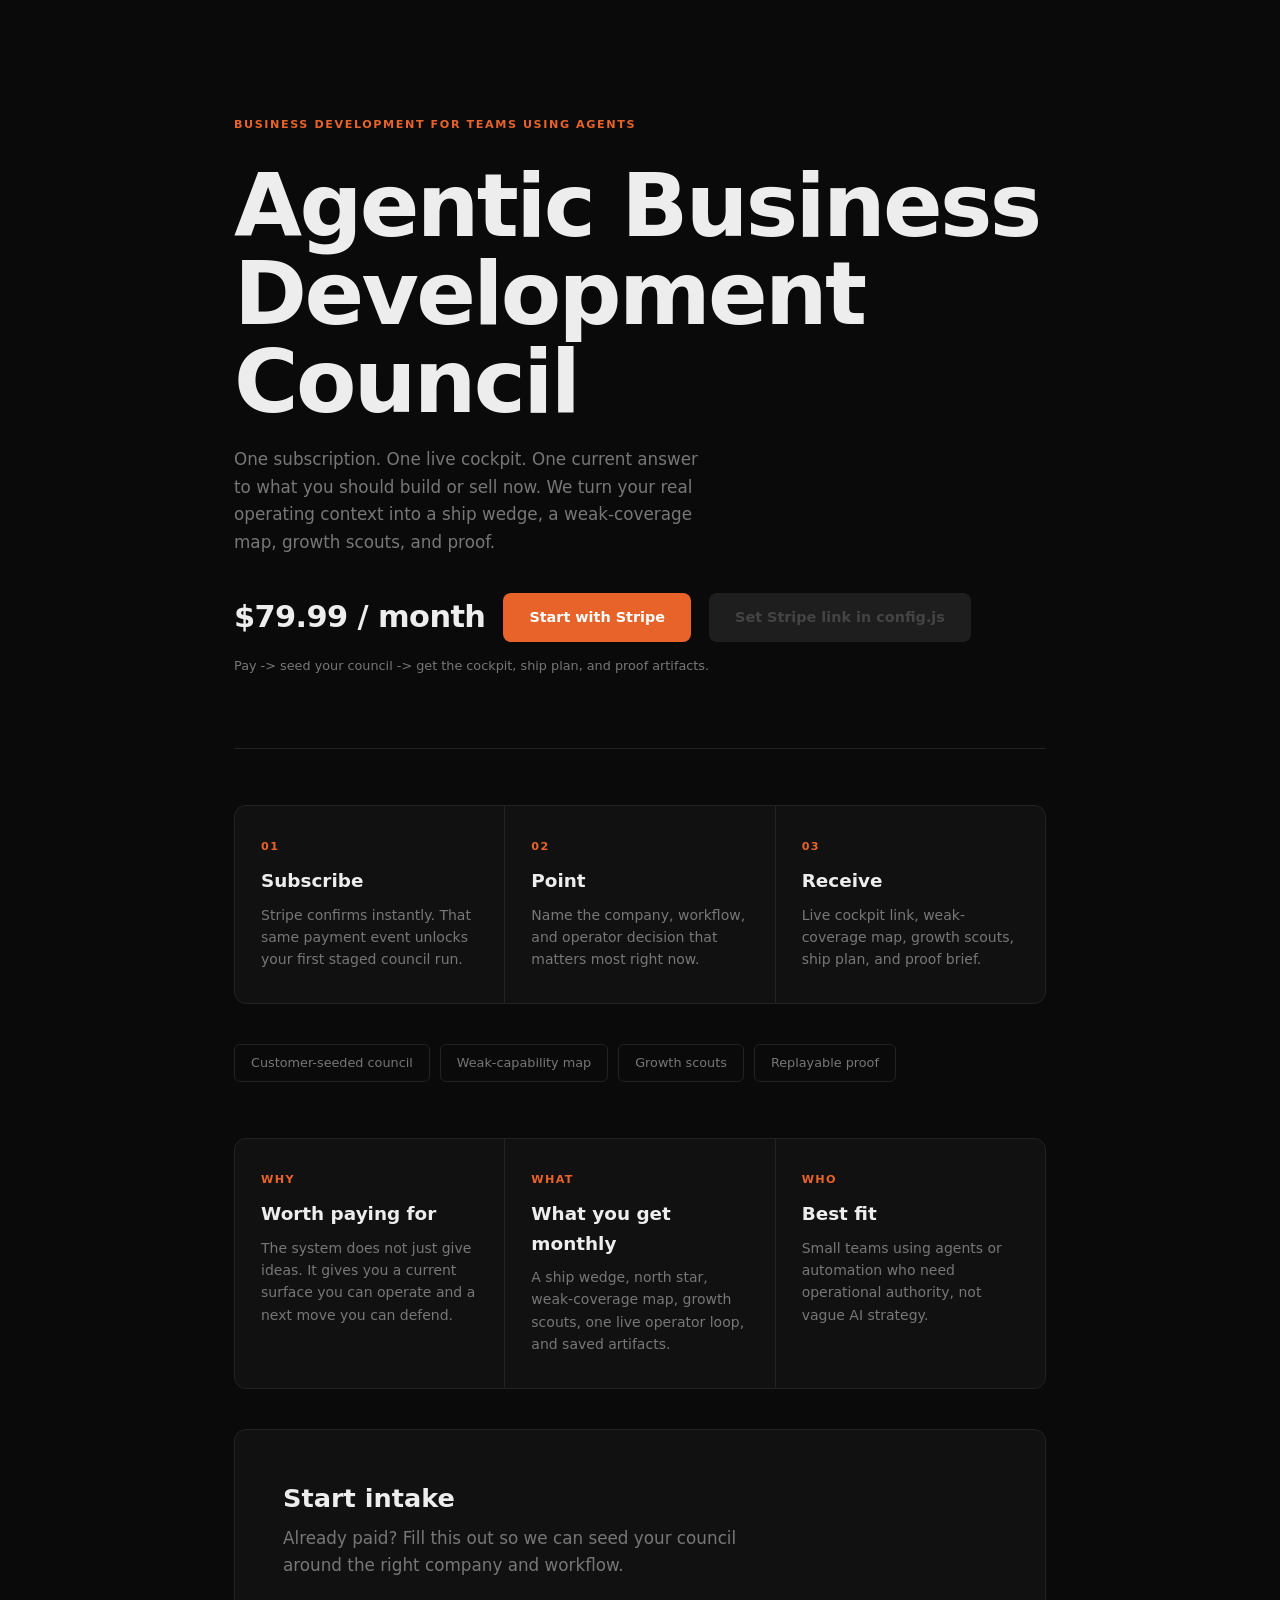
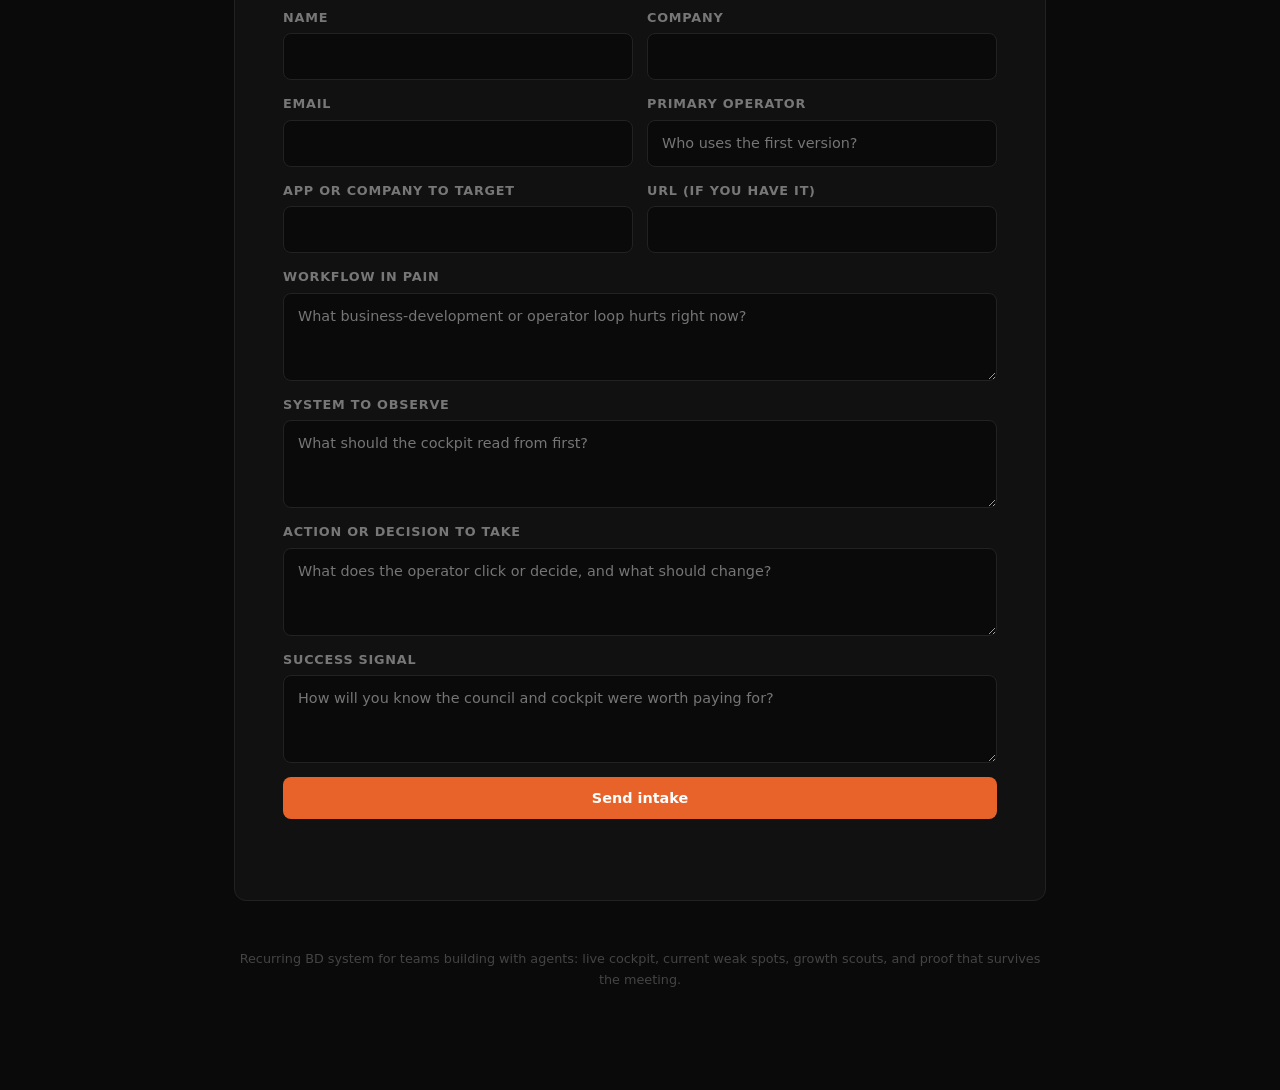
<file: index.html>
<!doctype html>
<html lang="en">
  <head>
    <meta charset="UTF-8">
    <meta http-equiv="refresh" content="0; url=./frontend/index.html">
    <meta name="viewport" content="width=device-width, initial-scale=1.0">
    <title>Redirecting to Agentic Business Development Council</title>
    <link rel="canonical" href="./frontend/index.html">
  </head>
  <body>
    <p>Redirecting to <a href="./frontend/index.html">Agentic Business Development Council</a>...</p>
  </body>
</html>
</file>
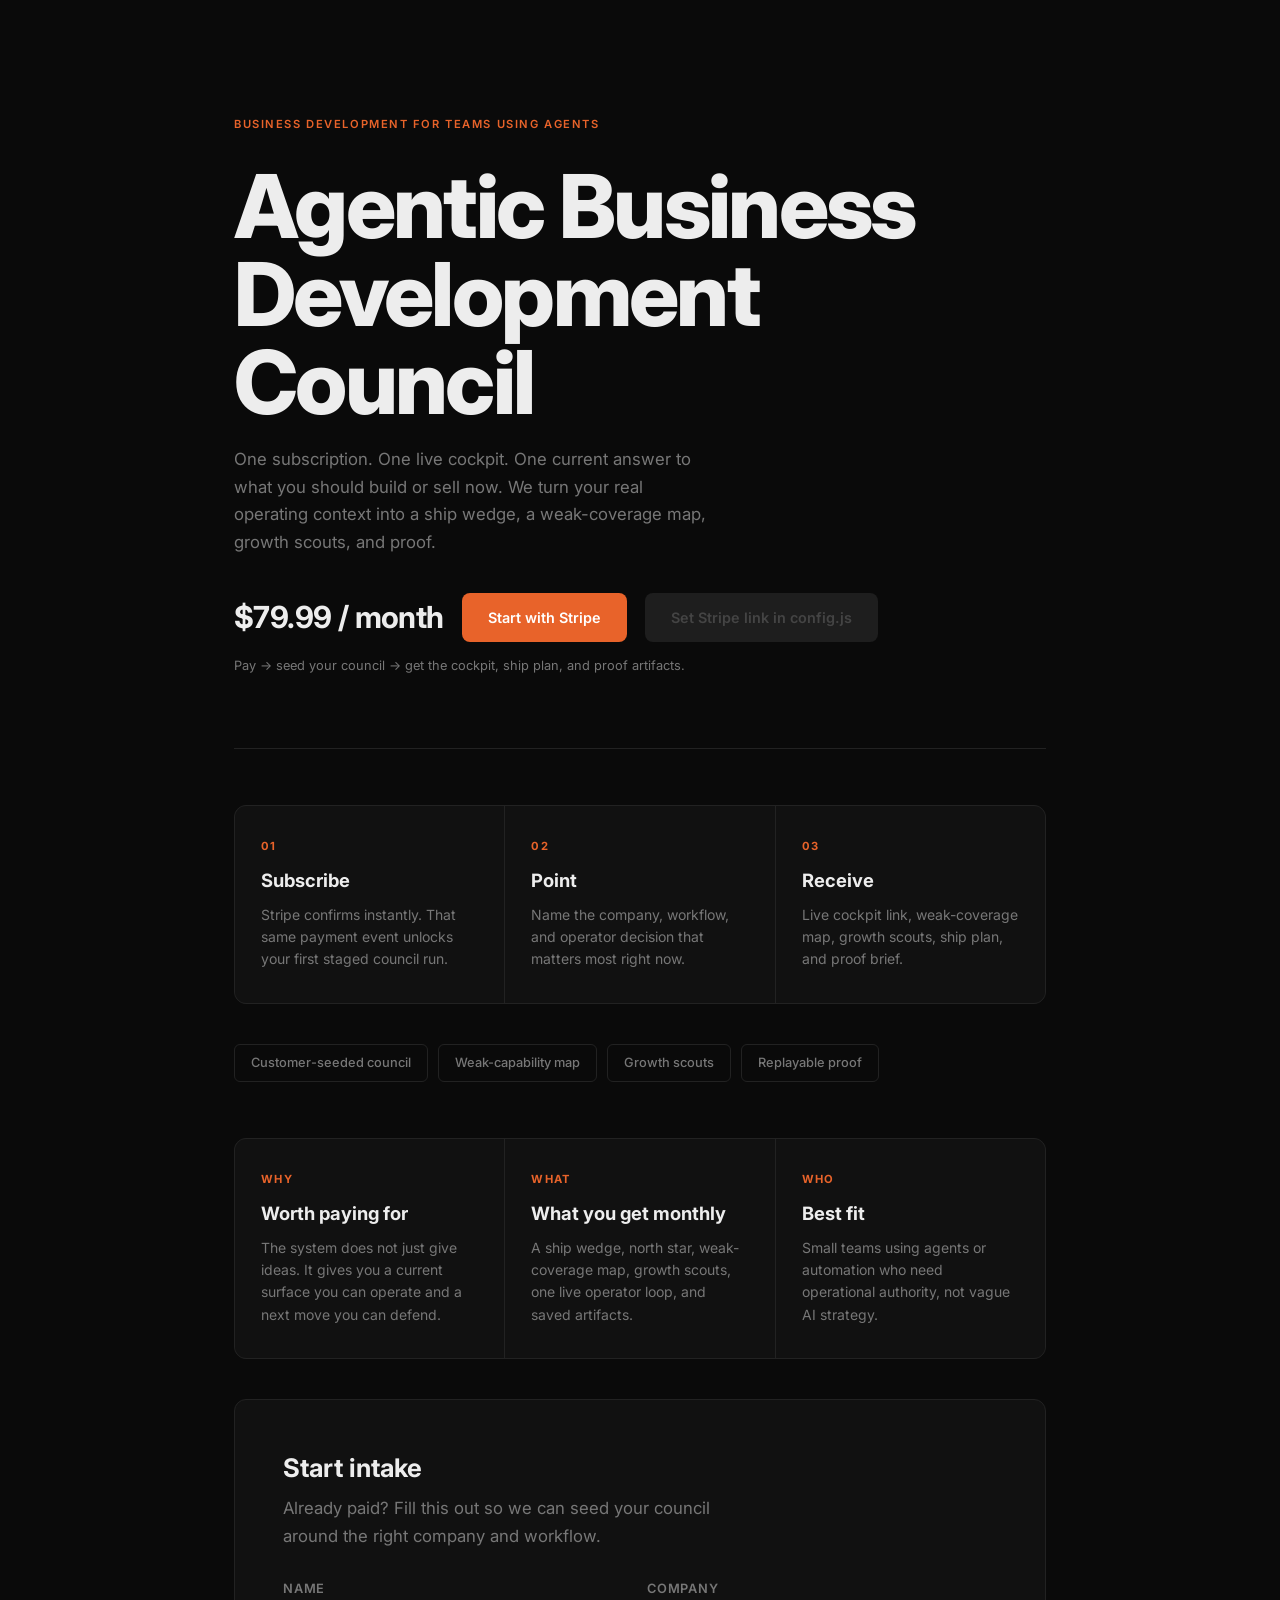
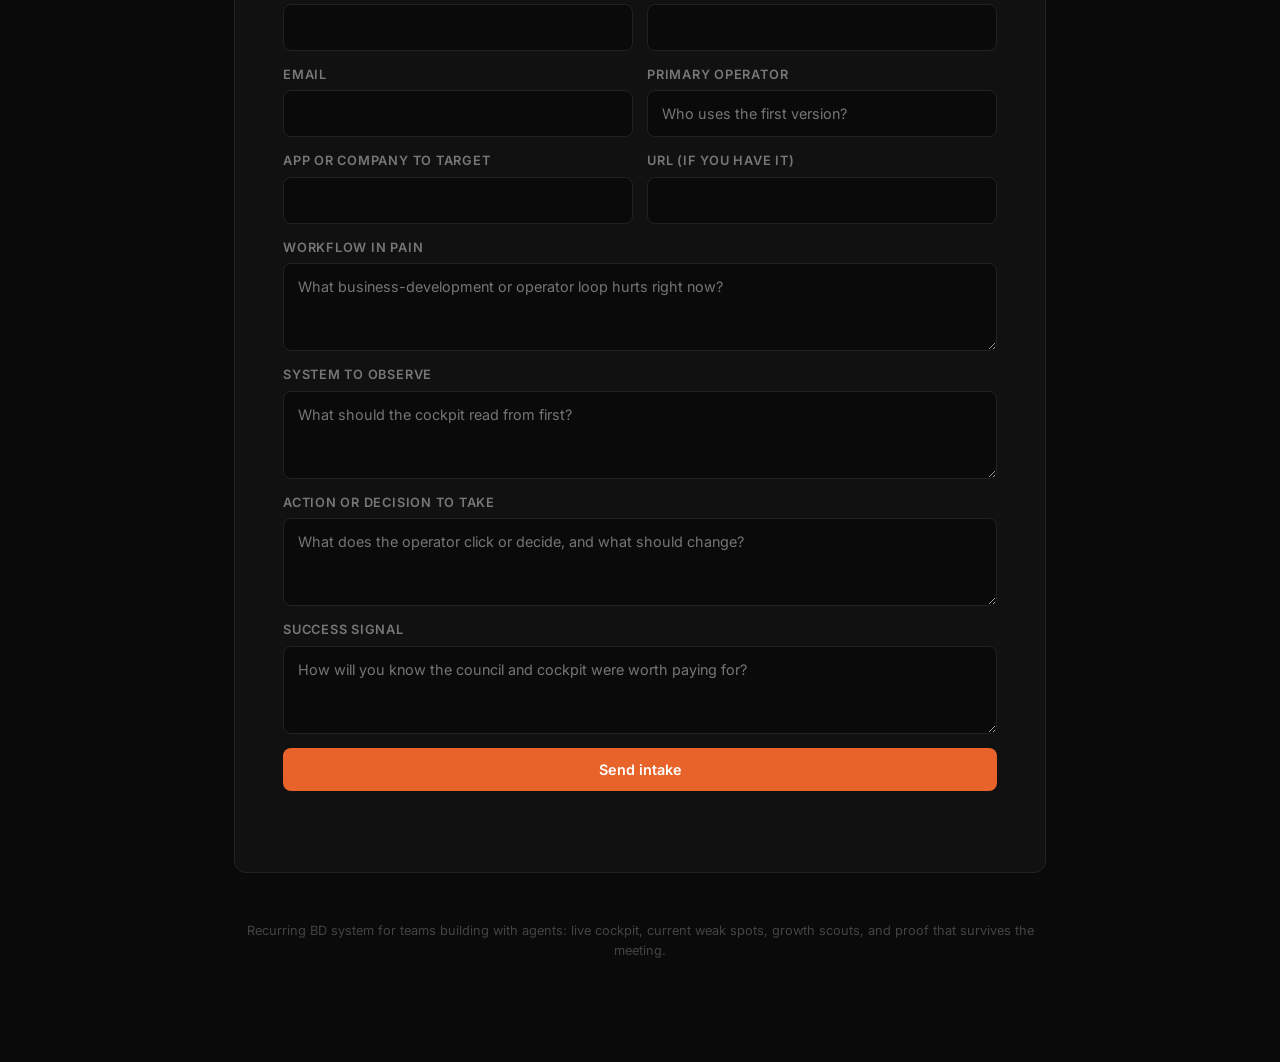
<file: frontend/index.html>
<!doctype html>
<html lang="en">
  <head>
    <meta charset="UTF-8">
    <meta name="viewport" content="width=device-width, initial-scale=1.0">
    <title>Agentic Business Development Council</title>
    <meta
      name="description"
      content="Subscribe to the Agentic Business Development Council for a live cockpit, seeded growth agents, a weak-coverage map, and a concrete next move worth building or selling."
    >
    <link rel="preconnect" href="https://fonts.googleapis.com">
    <link rel="preconnect" href="https://fonts.gstatic.com" crossorigin>
    <link href="https://fonts.googleapis.com/css2?family=Inter:wght@400;500;600;700;800&display=swap" rel="stylesheet">
    <link rel="stylesheet" href="./styles.css">
  </head>
  <body>
    <main>
      <section class="hero">
        <span class="tag">Business development for teams using agents</span>
        <h1 id="brand-name">Agentic Business Development Council</h1>
        <p class="sub">
          One subscription. One live cockpit. One current answer to what you should build or sell now.
          We turn your real operating context into a ship wedge, a weak-coverage map, growth scouts, and proof.
        </p>
        <div class="price-row">
          <span class="price" id="price-label">$79.99 / month</span>
          <a id="buy-now" class="btn" href="#" hidden>Start with Stripe</a>
          <span id="buy-disabled" class="btn btn-disabled" hidden>Set Stripe link in config.js</span>
        </div>
        <p class="caption">Pay -> seed your council -> get the cockpit, ship plan, and proof artifacts.</p>
      </section>

      <section class="steps">
        <div class="step">
          <span class="step-n">01</span>
          <h3>Subscribe</h3>
          <p>Stripe confirms instantly. That same payment event unlocks your first staged council run.</p>
        </div>
        <div class="step">
          <span class="step-n">02</span>
          <h3>Point</h3>
          <p>Name the company, workflow, and operator decision that matters most right now.</p>
        </div>
        <div class="step">
          <span class="step-n">03</span>
          <h3>Receive</h3>
          <p>Live cockpit link, weak-coverage map, growth scouts, ship plan, and proof brief.</p>
        </div>
      </section>

      <section class="props">
        <span class="prop">Customer-seeded council</span>
        <span class="prop">Weak-capability map</span>
        <span class="prop">Growth scouts</span>
        <span class="prop">Replayable proof</span>
      </section>

      <section class="steps">
        <div class="step">
          <span class="step-n">WHY</span>
          <h3>Worth paying for</h3>
          <p>The system does not just give ideas. It gives you a current surface you can operate and a next move you can defend.</p>
        </div>
        <div class="step">
          <span class="step-n">WHAT</span>
          <h3>What you get monthly</h3>
          <p>A ship wedge, north star, weak-coverage map, growth scouts, one live operator loop, and saved artifacts.</p>
        </div>
        <div class="step">
          <span class="step-n">WHO</span>
          <h3>Best fit</h3>
          <p>Small teams using agents or automation who need operational authority, not vague AI strategy.</p>
        </div>
      </section>

      <section class="intake">
        <span id="brand-name-2" hidden></span>
        <h2>Start intake</h2>
        <p class="sub">Already paid? Fill this out so we can seed your council around the right company and workflow.</p>
        <form id="intake-form">
          <div class="row-2">
            <label>Name<input type="text" name="name" required></label>
            <label>Company<input type="text" name="company" required></label>
          </div>
          <div class="row-2">
            <label>Email<input type="email" name="email" required></label>
            <label>Primary operator<input type="text" name="operator" placeholder="Who uses the first version?" required></label>
          </div>
          <div class="row-2">
            <label>App or company to target<input type="text" name="company_target" required></label>
            <label>URL (if you have it)<input type="text" name="company_url"></label>
          </div>
          <label>Workflow in pain<textarea name="workflow" placeholder="What business-development or operator loop hurts right now?" required></textarea></label>
          <label>System to observe<textarea name="system" placeholder="What should the cockpit read from first?" required></textarea></label>
          <label>Action or decision to take<textarea name="action" placeholder="What does the operator click or decide, and what should change?" required></textarea></label>
          <label>Success signal<textarea name="success" placeholder="How will you know the council and cockpit were worth paying for?" required></textarea></label>
          <button class="btn" type="submit">Send intake</button>
          <p id="intake-status" class="status" aria-live="polite"></p>
        </form>
      </section>

      <footer>Recurring BD system for teams building with agents: live cockpit, current weak spots, growth scouts, and proof that survives the meeting.</footer>
    </main>

    <script src="./config.js"></script>
    <script src="./app.js"></script>
  </body>
</html>
</file>
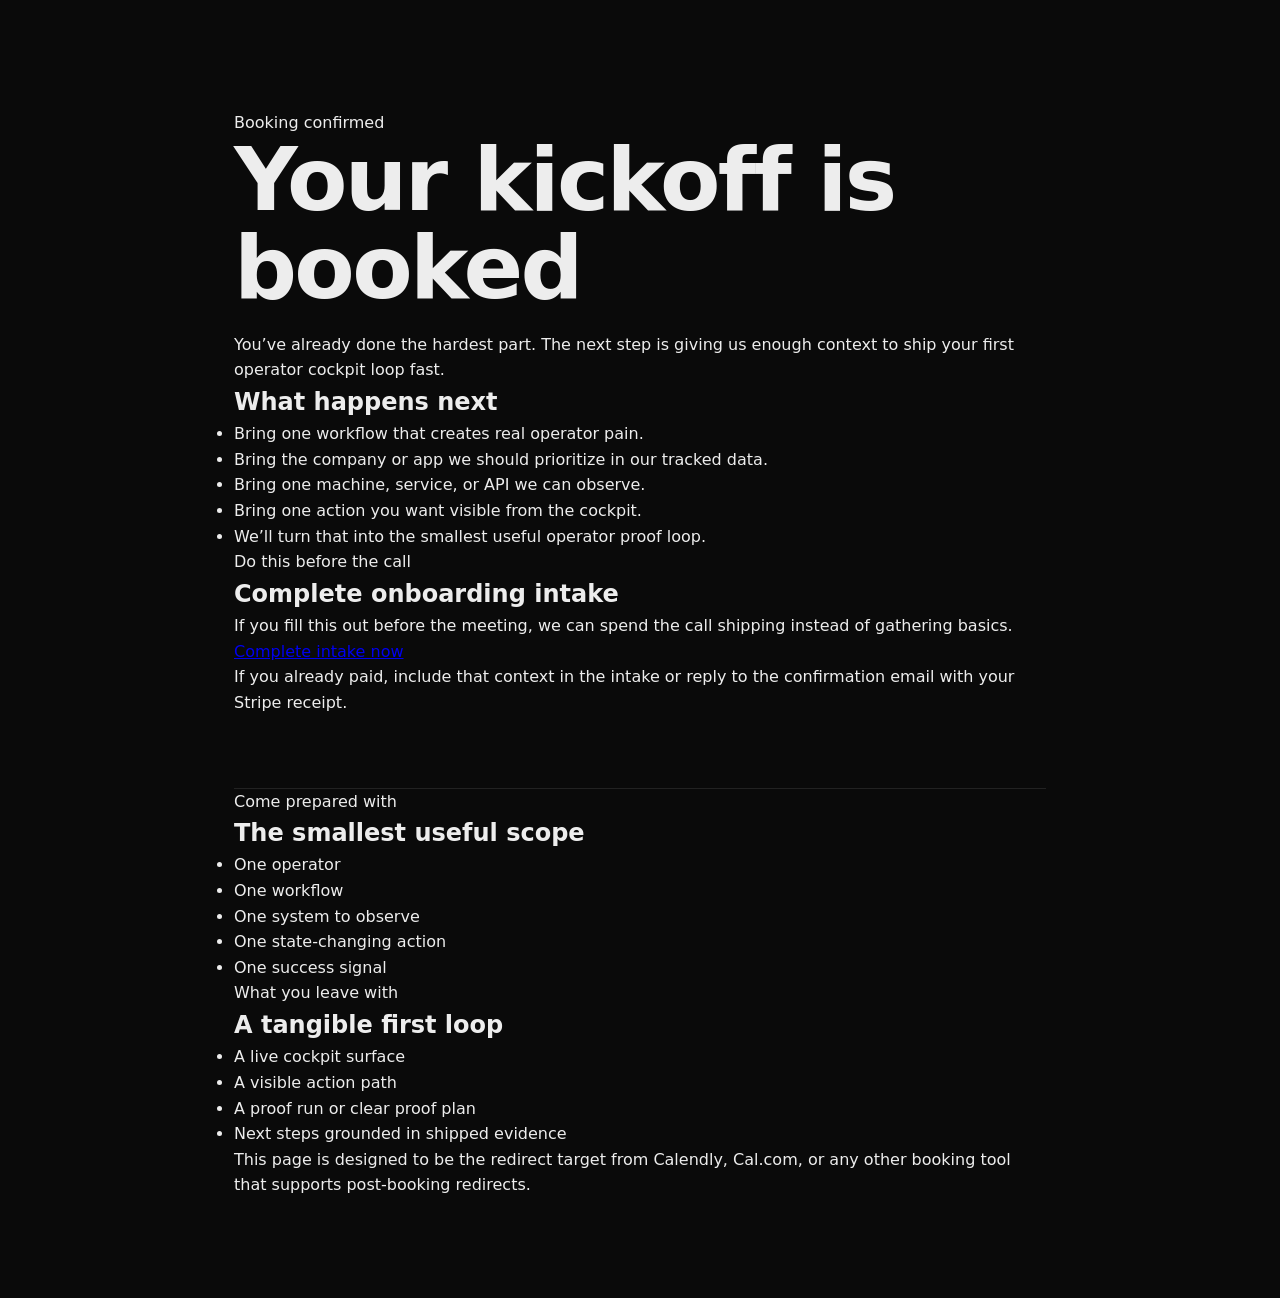
<file: booked.html>
<!doctype html>
<html lang="en">
  <head>
    <meta charset="UTF-8">
    <meta http-equiv="refresh" content="0; url=./frontend/booked.html">
    <meta name="viewport" content="width=device-width, initial-scale=1.0">
    <title>Redirecting to booked page</title>
    <link rel="canonical" href="./frontend/booked.html">
  </head>
  <body>
    <p>Redirecting to <a href="./frontend/booked.html">the booked page</a>...</p>
  </body>
</html>
</file>
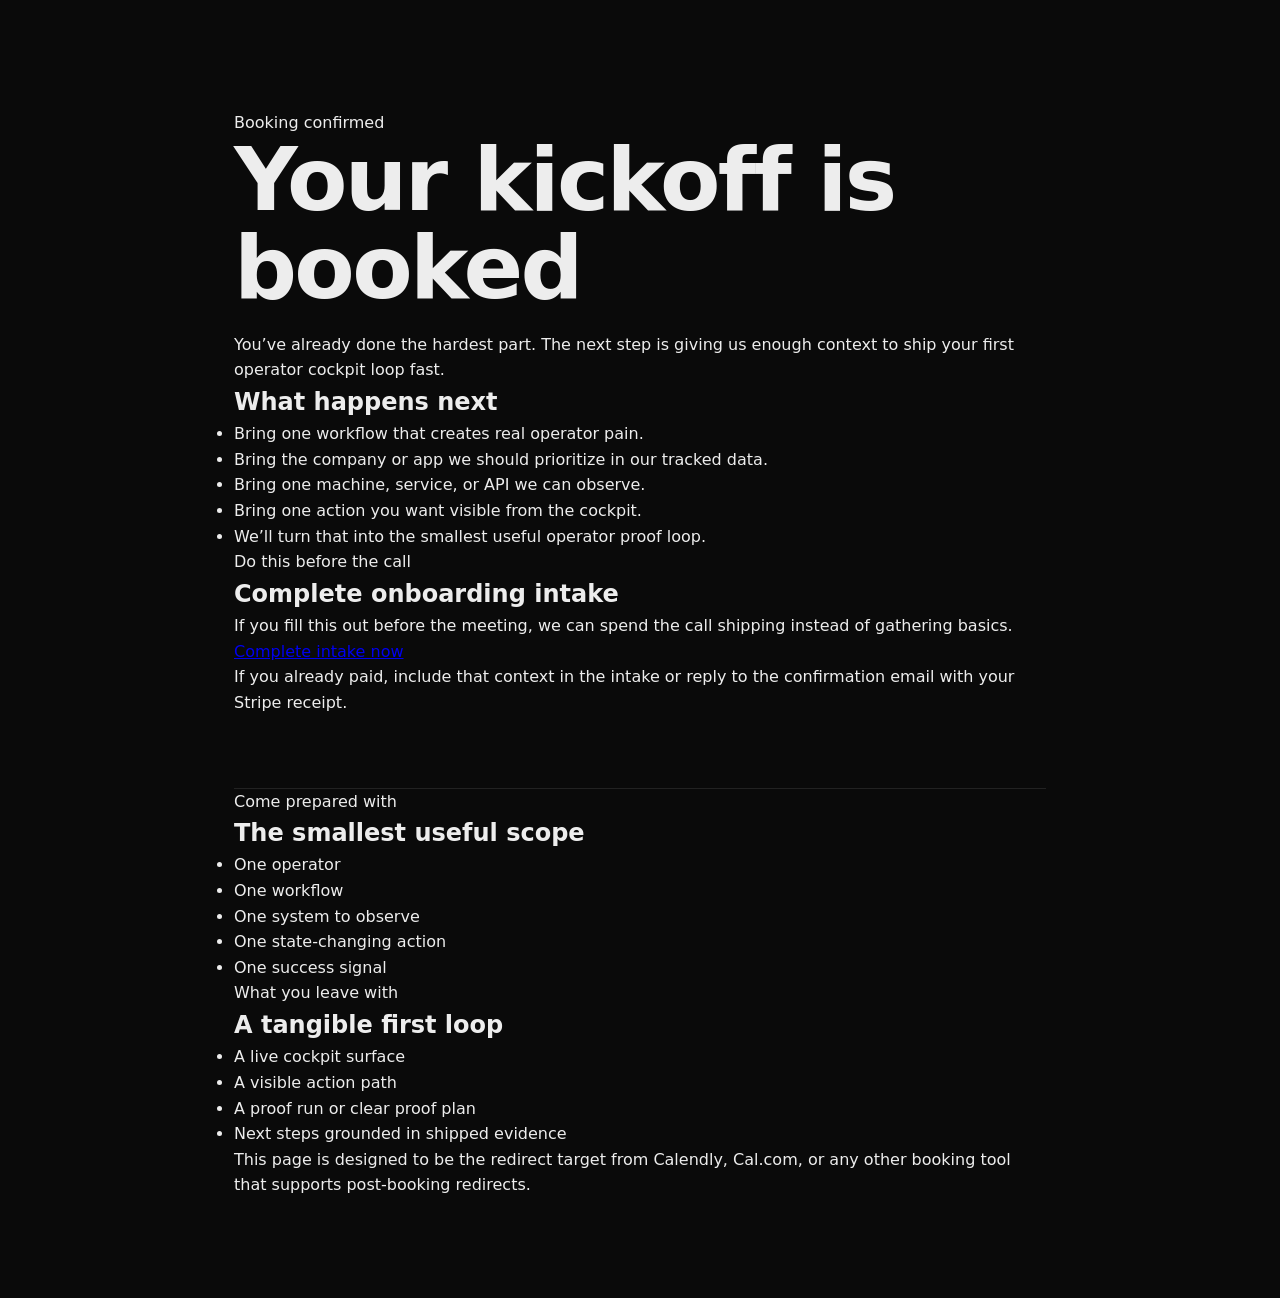
<file: frontend/booked.html>
<!doctype html>
<html lang="en">
  <head>
    <meta charset="UTF-8">
    <meta name="viewport" content="width=device-width, initial-scale=1.0">
    <title>Operator Proof Cockpit Kickoff Booked</title>
    <meta
      name="description"
      content="Confirmation page for customers who booked a kickoff call for the Operator Proof Cockpit Pilot."
    >
    <link rel="stylesheet" href="./styles.css">
  </head>
  <body>
    <main class="shell">
      <section class="hero">
        <div class="eyebrow">Booking confirmed</div>
        <h1>Your kickoff is booked</h1>
        <p class="lede">
          You’ve already done the hardest part. The next step is giving us enough context to ship your first operator cockpit loop fast.
        </p>

        <div class="hero-grid">
          <div class="panel">
            <h2>What happens next</h2>
            <ul>
              <li>Bring one workflow that creates real operator pain.</li>
              <li>Bring the company or app we should prioritize in our tracked data.</li>
              <li>Bring one machine, service, or API we can observe.</li>
              <li>Bring one action you want visible from the cockpit.</li>
              <li>We’ll turn that into the smallest useful operator proof loop.</li>
            </ul>
          </div>

          <aside class="cta-box">
            <div class="eyebrow">Do this before the call</div>
            <h2>Complete onboarding intake</h2>
            <p class="mini">
              If you fill this out before the meeting, we can spend the call shipping instead of gathering basics.
            </p>
            <p>
              <a class="button primary" href="./index.html#intake">Complete intake now</a>
            </p>
            <p class="mini">
              If you already paid, include that context in the intake or reply to the confirmation email with your Stripe receipt.
            </p>
          </aside>
        </div>
      </section>

      <section class="section grid-2">
        <article class="panel">
          <div class="eyebrow">Come prepared with</div>
          <h2>The smallest useful scope</h2>
          <ul>
            <li>One operator</li>
            <li>One workflow</li>
            <li>One system to observe</li>
            <li>One state-changing action</li>
            <li>One success signal</li>
          </ul>
        </article>

        <article class="panel">
          <div class="eyebrow">What you leave with</div>
          <h2>A tangible first loop</h2>
          <ul>
            <li>A live cockpit surface</li>
            <li>A visible action path</li>
            <li>A proof run or clear proof plan</li>
            <li>Next steps grounded in shipped evidence</li>
          </ul>
        </article>
      </section>

      <p class="footer">
        This page is designed to be the redirect target from Calendly, Cal.com, or any other booking tool that supports post-booking redirects.
      </p>
    </main>
  </body>
</html>
</file>
<file: frontend/styles.css>
:root {
  --bg: #0a0a0a;
  --card: #111111;
  --border: #222222;
  --text: #ededed;
  --muted: #777777;
  --accent: #e8632a;
  --accent-h: #d45520;
}

*, *::before, *::after {
  box-sizing: border-box;
  margin: 0;
  padding: 0;
}

body {
  background: var(--bg);
  color: var(--text);
  font-family: 'Inter', system-ui, -apple-system, sans-serif;
  font-size: 16px;
  line-height: 1.6;
  -webkit-font-smoothing: antialiased;
}

main {
  max-width: 860px;
  margin: 0 auto;
  padding: 0 24px 100px;
}

/* ── Hero ── */

.hero {
  padding: 110px 0 72px;
  border-bottom: 1px solid var(--border);
}

.tag {
  display: inline-block;
  font-size: 0.7rem;
  font-weight: 600;
  letter-spacing: 0.14em;
  text-transform: uppercase;
  color: var(--accent);
  margin-bottom: 28px;
}

h1 {
  font-size: clamp(2.8rem, 8vw, 5.5rem);
  font-weight: 800;
  line-height: 1;
  letter-spacing: -0.03em;
  margin-bottom: 20px;
}

.sub {
  font-size: 1.05rem;
  color: var(--muted);
  max-width: 480px;
  line-height: 1.65;
  margin-bottom: 36px;
}

.price-row {
  display: flex;
  align-items: center;
  gap: 18px;
  margin-bottom: 14px;
  flex-wrap: wrap;
}

.price {
  font-size: 1.9rem;
  font-weight: 700;
  letter-spacing: -0.02em;
}


.btn {
  display: inline-block;
  background: var(--accent);
  color: #fff;
  font-size: 0.9rem;
  font-weight: 600;
  padding: 13px 26px;
  border-radius: 8px;
  border: none;
  text-decoration: none;
  cursor: pointer;
  transition: background 0.15s;
  font-family: inherit;
}

.btn:hover {
  background: var(--accent-h);
}

.btn-disabled {
  background: #1e1e1e;
  color: #444;
  cursor: not-allowed;
}

.btn-disabled:hover {
  background: #1e1e1e;
}

.caption {
  font-size: 0.8rem;
  color: var(--muted);
}

/* ── Steps ── */

.steps {
  display: grid;
  grid-template-columns: repeat(3, 1fr);
  gap: 1px;
  background: var(--border);
  border: 1px solid var(--border);
  border-radius: 12px;
  overflow: hidden;
  margin: 56px 0 40px;
}

.step {
  background: var(--card);
  padding: 32px 26px;
}

.step-n {
  display: block;
  font-size: 0.7rem;
  font-weight: 700;
  color: var(--accent);
  letter-spacing: 0.12em;
  margin-bottom: 10px;
}

.step h3 {
  font-size: 1.15rem;
  font-weight: 700;
  margin-bottom: 8px;
}

.step p {
  font-size: 0.875rem;
  color: var(--muted);
  line-height: 1.6;
}

/* ── Props ── */

.props {
  display: flex;
  flex-wrap: wrap;
  gap: 10px;
  margin-bottom: 56px;
}

.prop {
  border: 1px solid var(--border);
  border-radius: 6px;
  padding: 8px 16px;
  font-size: 0.8rem;
  font-weight: 500;
  color: var(--muted);
}

/* ── Intake ── */

.intake {
  border: 1px solid var(--border);
  border-radius: 12px;
  padding: 48px;
  background: var(--card);
}

.intake h2 {
  font-size: 1.6rem;
  font-weight: 700;
  margin-bottom: 6px;
}

.intake .sub {
  margin-bottom: 28px;
}

form {
  display: grid;
  gap: 14px;
}

.row-2 {
  display: grid;
  grid-template-columns: 1fr 1fr;
  gap: 14px;
}

label {
  display: grid;
  gap: 5px;
  font-size: 0.8rem;
  font-weight: 600;
  color: var(--muted);
  text-transform: uppercase;
  letter-spacing: 0.06em;
}

input,
textarea {
  background: var(--bg);
  border: 1px solid var(--border);
  border-radius: 8px;
  padding: 11px 14px;
  color: var(--text);
  font: inherit;
  font-size: 0.9rem;
  width: 100%;
  transition: border-color 0.15s;
  text-transform: none;
  letter-spacing: normal;
  font-weight: 400;
}

input:focus,
textarea:focus {
  outline: none;
  border-color: var(--accent);
}

textarea {
  min-height: 88px;
  resize: vertical;
}

.status {
  font-size: 0.85rem;
  min-height: 1.4em;
  color: var(--muted);
}

.status[data-mode="ok"] {
  color: #4caf50;
}

.status[data-mode="warning"] {
  color: var(--accent);
}

/* ── Footer ── */

footer {
  margin-top: 48px;
  font-size: 0.8rem;
  color: #444;
  text-align: center;
}

/* ── Responsive ── */

@media (max-width: 640px) {
  .steps,
  .row-2 {
    grid-template-columns: 1fr;
  }

  .intake {
    padding: 28px 20px;
  }

  h1 {
    font-size: 2.6rem;
  }

  .hero {
    padding: 72px 0 52px;
  }
}
</file>
